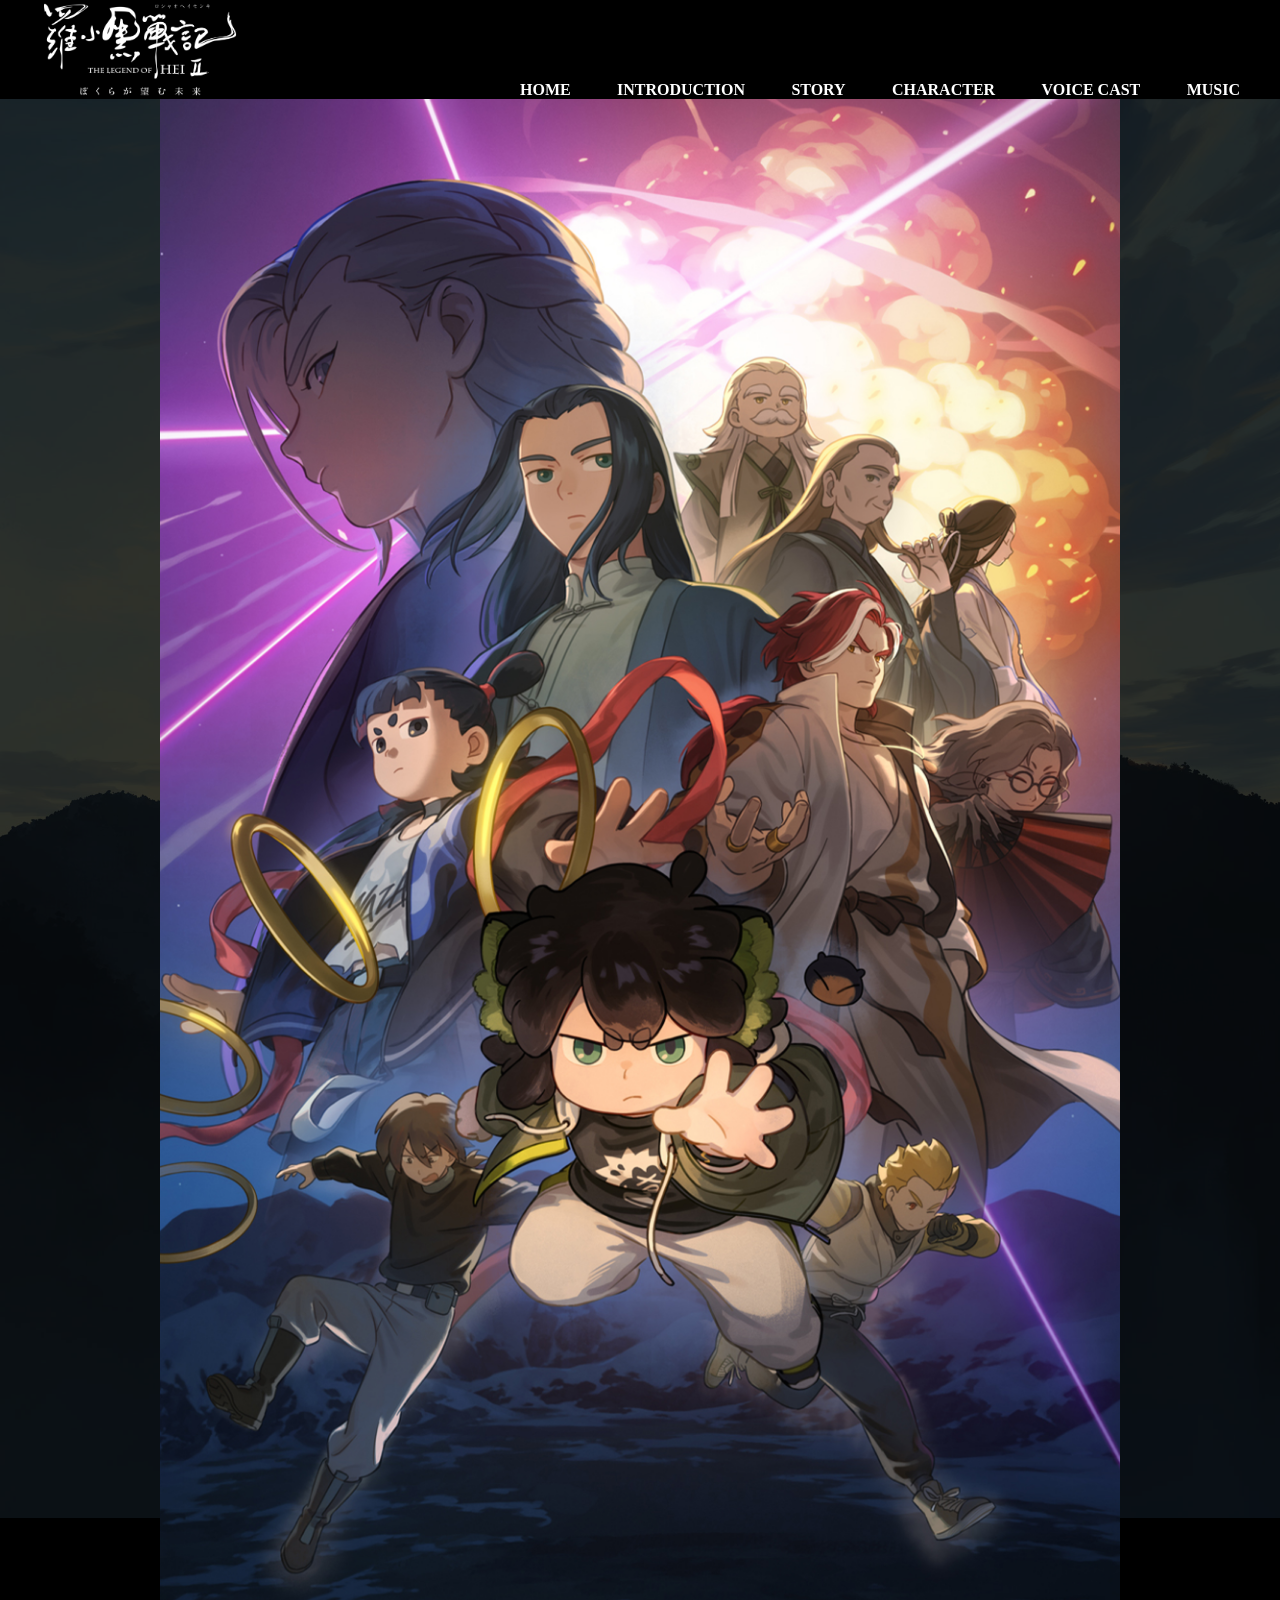
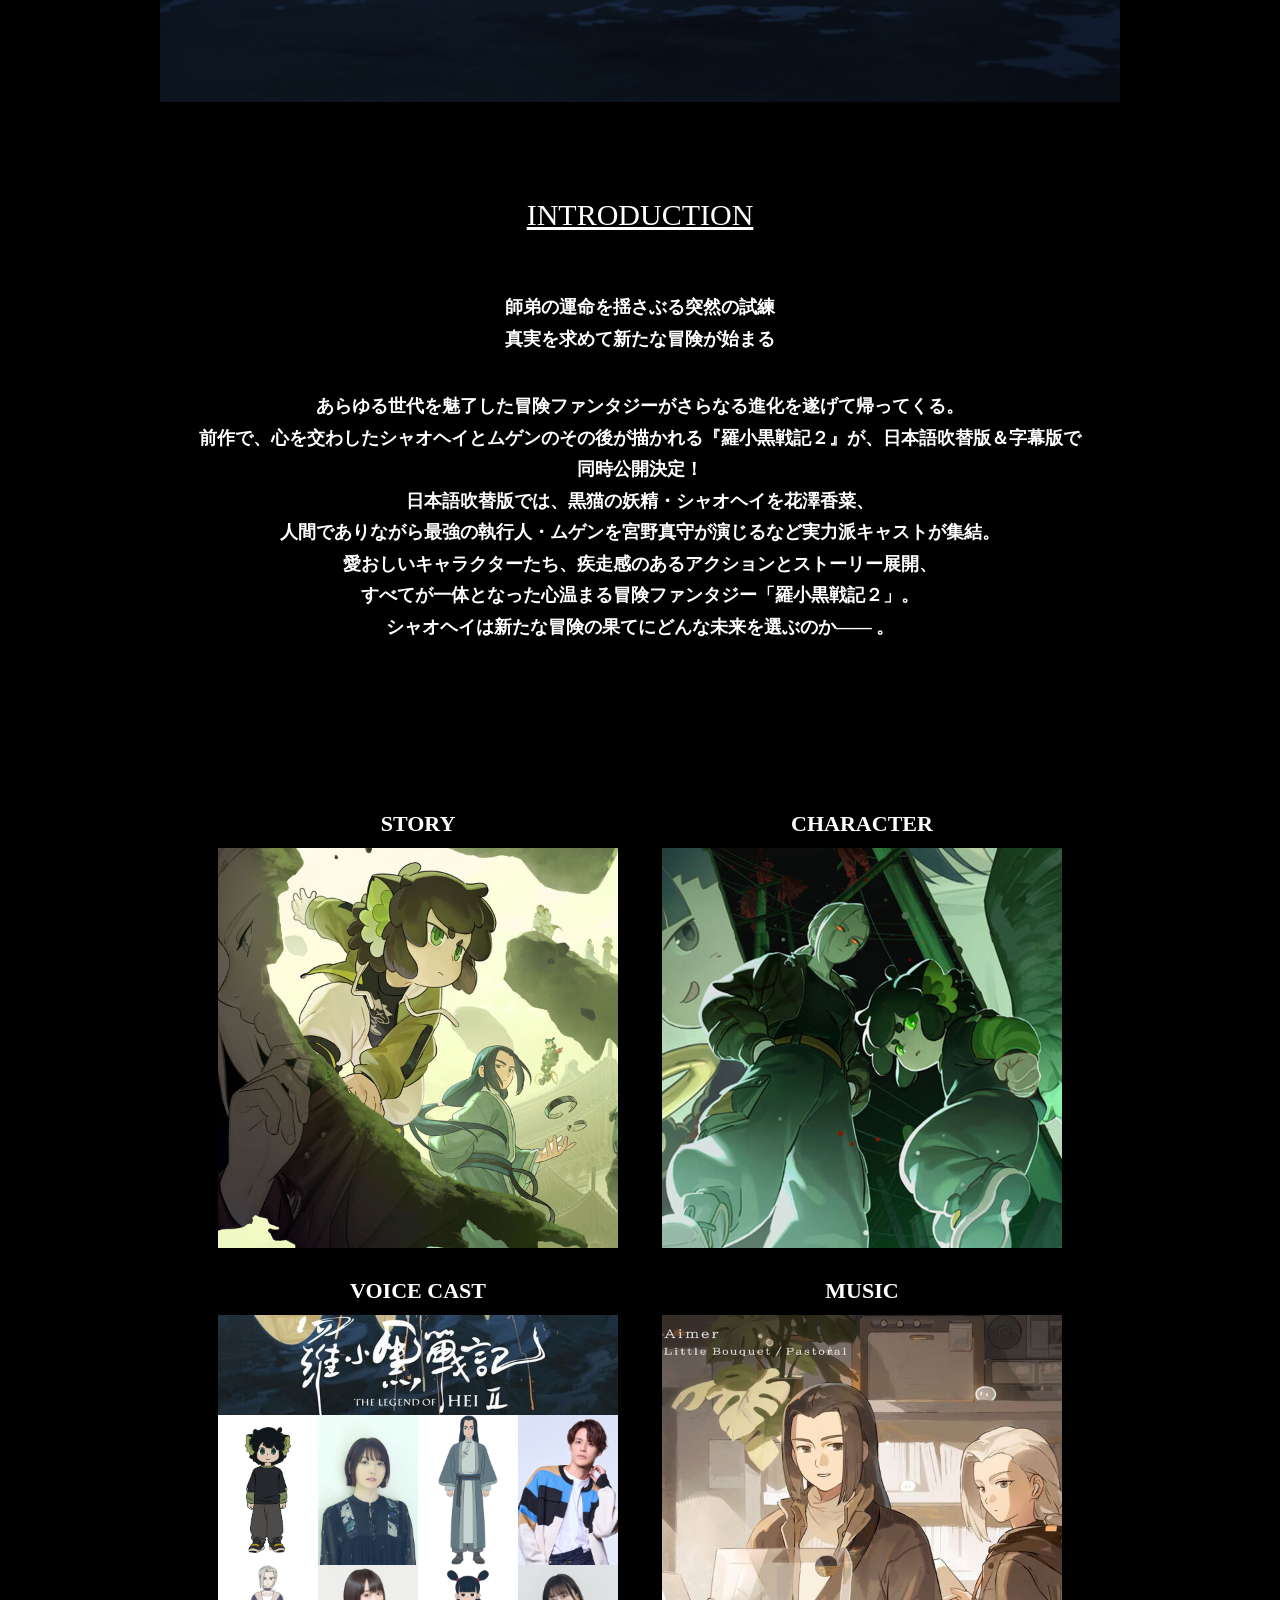
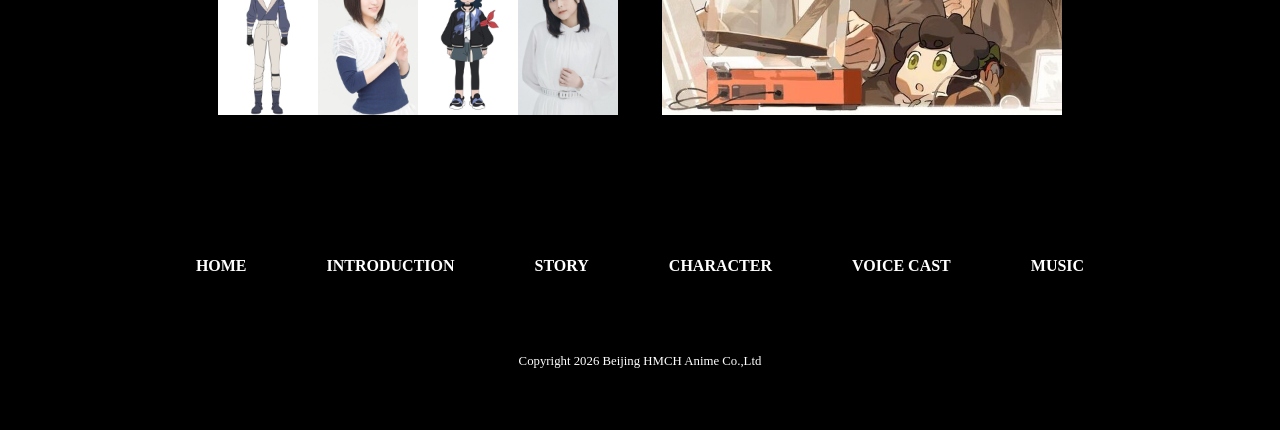
<file: WF15-05_PI11A175-19_TAKAYAMATOMYA/index.html>
<!DOCTYPE html>
<html>
    <head>
        <meta charset="utf-8">
        <meta name="viewport" content="width=device-width,initial-scale">
        <meta name="keywords" content="羅小黒戦記,映画,ロードショー,シャオヘイ,ムゲン,ルーイエ,花澤香菜,宮野真守,悠木碧">
        <meta name="description" content="『羅小黒戦記2 ぼくらが望む未来』公式サイトです。大ヒット上映中！">
        <title>『羅小黒戦記2 ぼくらが望む未来』公式サイト</title>
        <link rel="stylesheet" href="css/reset-min.css">
        <link rel="stylesheet" href="css/normalize.css">
        <link rel="stylesheet" href="css/style.css">
    </head>
    <body>
        <header>
            <div class="header_wrapper">
                <div class="logo">
                    <h1>
                        <a href="index.html">
                            <img src="images/logo.png" alt="『羅小黒戦記2 ぼくらが望む未来』">
                        </a>
                    </h1>
                </div>
                <nav class="header_nav">
                    <ul>
                        <li><a href="index.html">HOME</a></li>
                        <li><a href="#INTRODUCTION">INTRODUCTION</a></li>
                        <li><a href="story.html">STORY</a></li>
                        <li><a href="character.html">CHARACTER</a></li>
                        <li><a href="voice-cast.html">VOICE CAST</a></li>
                        <li><a href="music.html">MUSIC</a></li>
                    </ul>
                </nav>
            </div>
        </header>

        <div class="mainvisual">
            <img src="images/mainvisual.jpg" alt="『羅小黒戦記2 ぼくらが望む未来』大ヒット上映中！">
        </div>

        <main>
            <div class="intro" id="INTRODUCTION">
                <h2>INTRODUCTION</h2>
                <p>師弟の運命を揺さぶる突然の試練<br>
                真実を求めて新たな冒険が始まる</p>
                <p>あらゆる世代を魅了した冒険ファンタジーがさらなる進化を遂げて帰ってくる。<br>
                前作で、心を交わしたシャオヘイとムゲンのその後が描かれる『羅小黒戦記２』が、日本語吹替版＆字幕版で同時公開決定！<br>
                日本語吹替版では、黒猫の妖精・シャオヘイを花澤香菜、<br>
                人間でありながら最強の執行人・ムゲンを宮野真守が演じるなど実力派キャストが集結。<br>
                愛おしいキャラクターたち、疾走感のあるアクションとストーリー展開、<br>
                すべてが一体となった心温まる冒険ファンタジー「羅小黒戦記２」。<br>
                シャオヘイは新たな冒険の果てにどんな未来を選ぶのか—— 。</p>
            </div>
            <div class="banner_area">
                <section>
                    <a href="story.html">
                        <h2>STORY</h2>
                        <img src="images/feature-story.jpg" alt="STORYのイメージ">
                    </a>
                </section>
                <section>
                    <a href="character.html">
                        <h2>CHARACTER</h2>
                        <img src="images/feature-character.jpg" alt="CHARACTERのイメージ">
                    </a>
                </section>
                <section>
                    <a href="voice-cast.html">
                        <h2>VOICE CAST</h2>
                        <img src="images/feature-voicecast.jpg" alt="VOICE CASTのイメージ">
                    </a>
                </section>
                <section>
                    <a href="music.html">
                        <h2>MUSIC</h2>
                        <img src="images/feature-music.jpg" alt="MUSICのイメージ">
                    </a>
                </section>
            </div>
        </main>
        <footer>
            <nav class="footer_nav">
                <ul>
                    <li><a href="index.html">HOME</a></li>
                    <li><a href="#INTRODUCTION">INTRODUCTION</a></li>
                    <li><a href="story.html">STORY</a></li>
                    <li><a href="character.html">CHARACTER</a></li>
                    <li><a href="voice-cast.html">VOICE CAST</a></li>
                    <li><a href="music.html">MUSIC</a></li>
                </ul>
            </nav>
            <div class="copyright">
                <small>Copyright 2026 Beijing HMCH Anime Co.,Ltd</small>
            </div>
        </footer>
    </body>
</html>
</file>
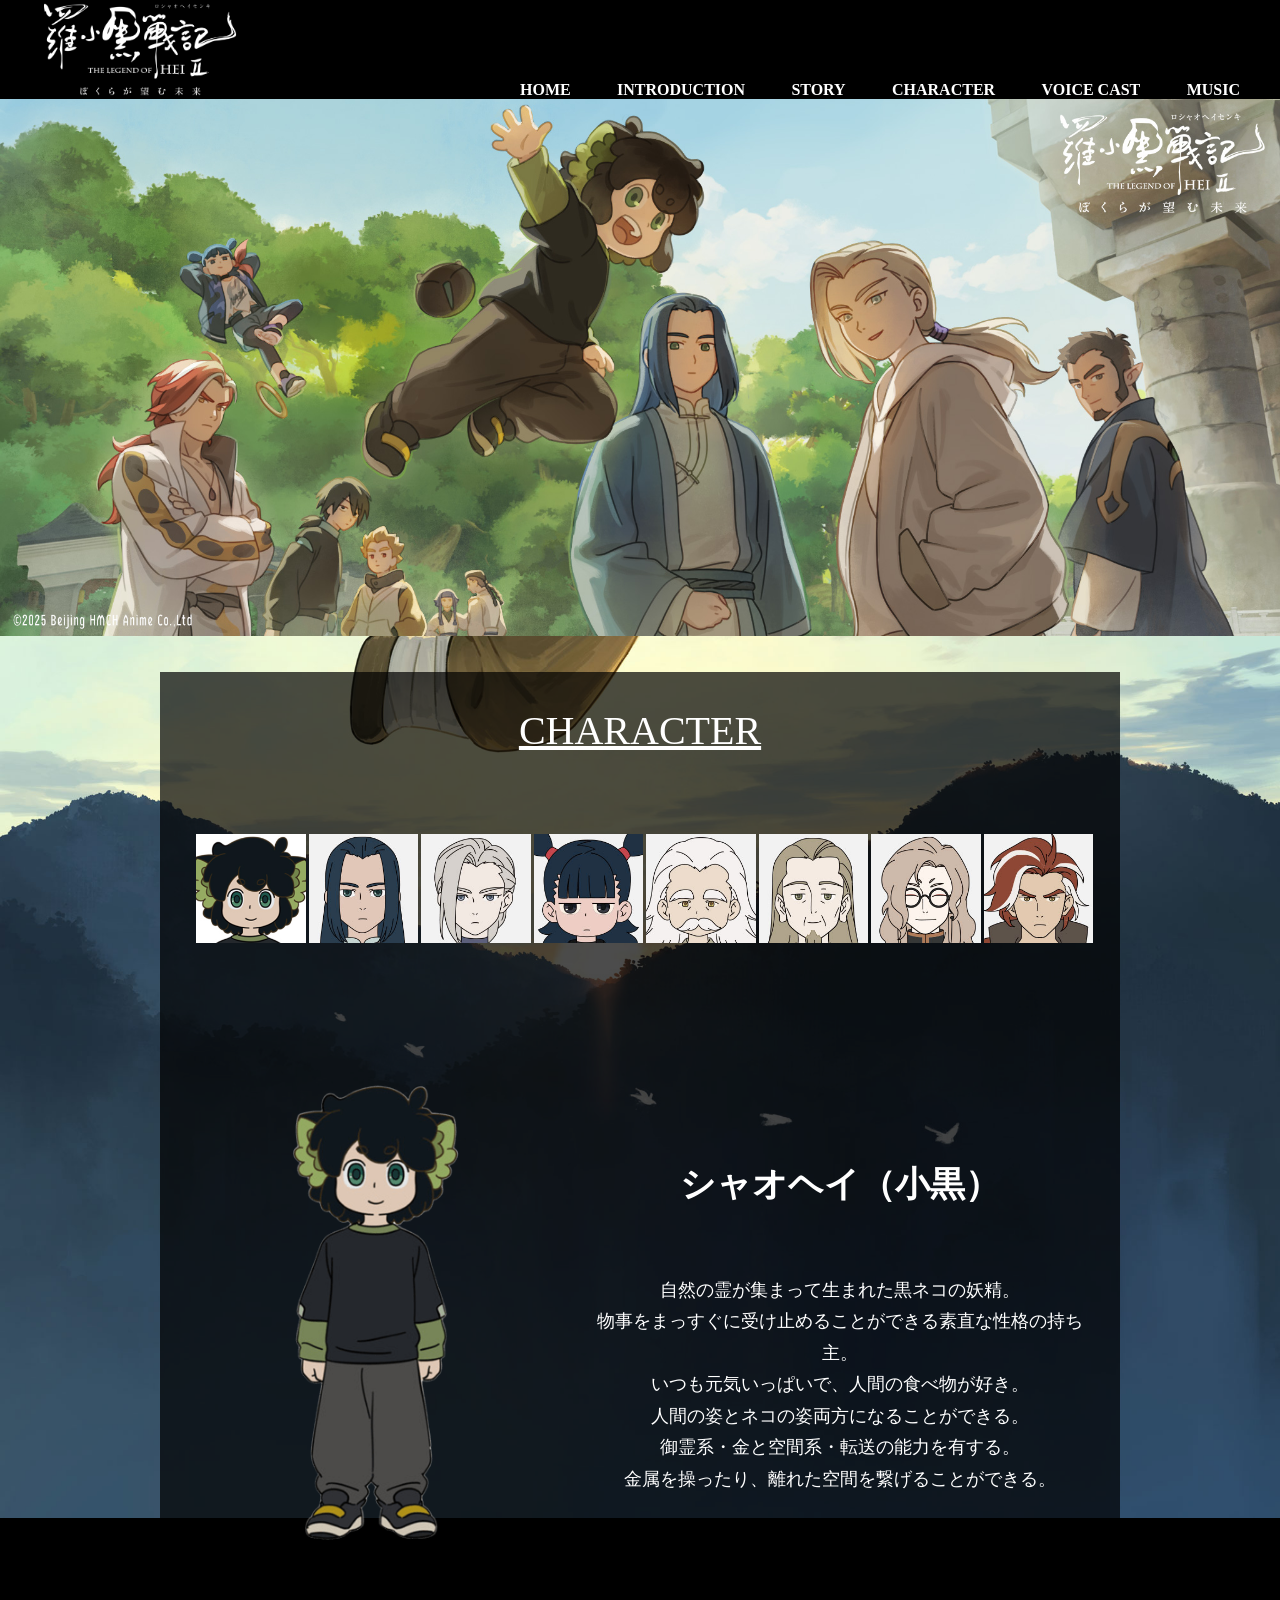
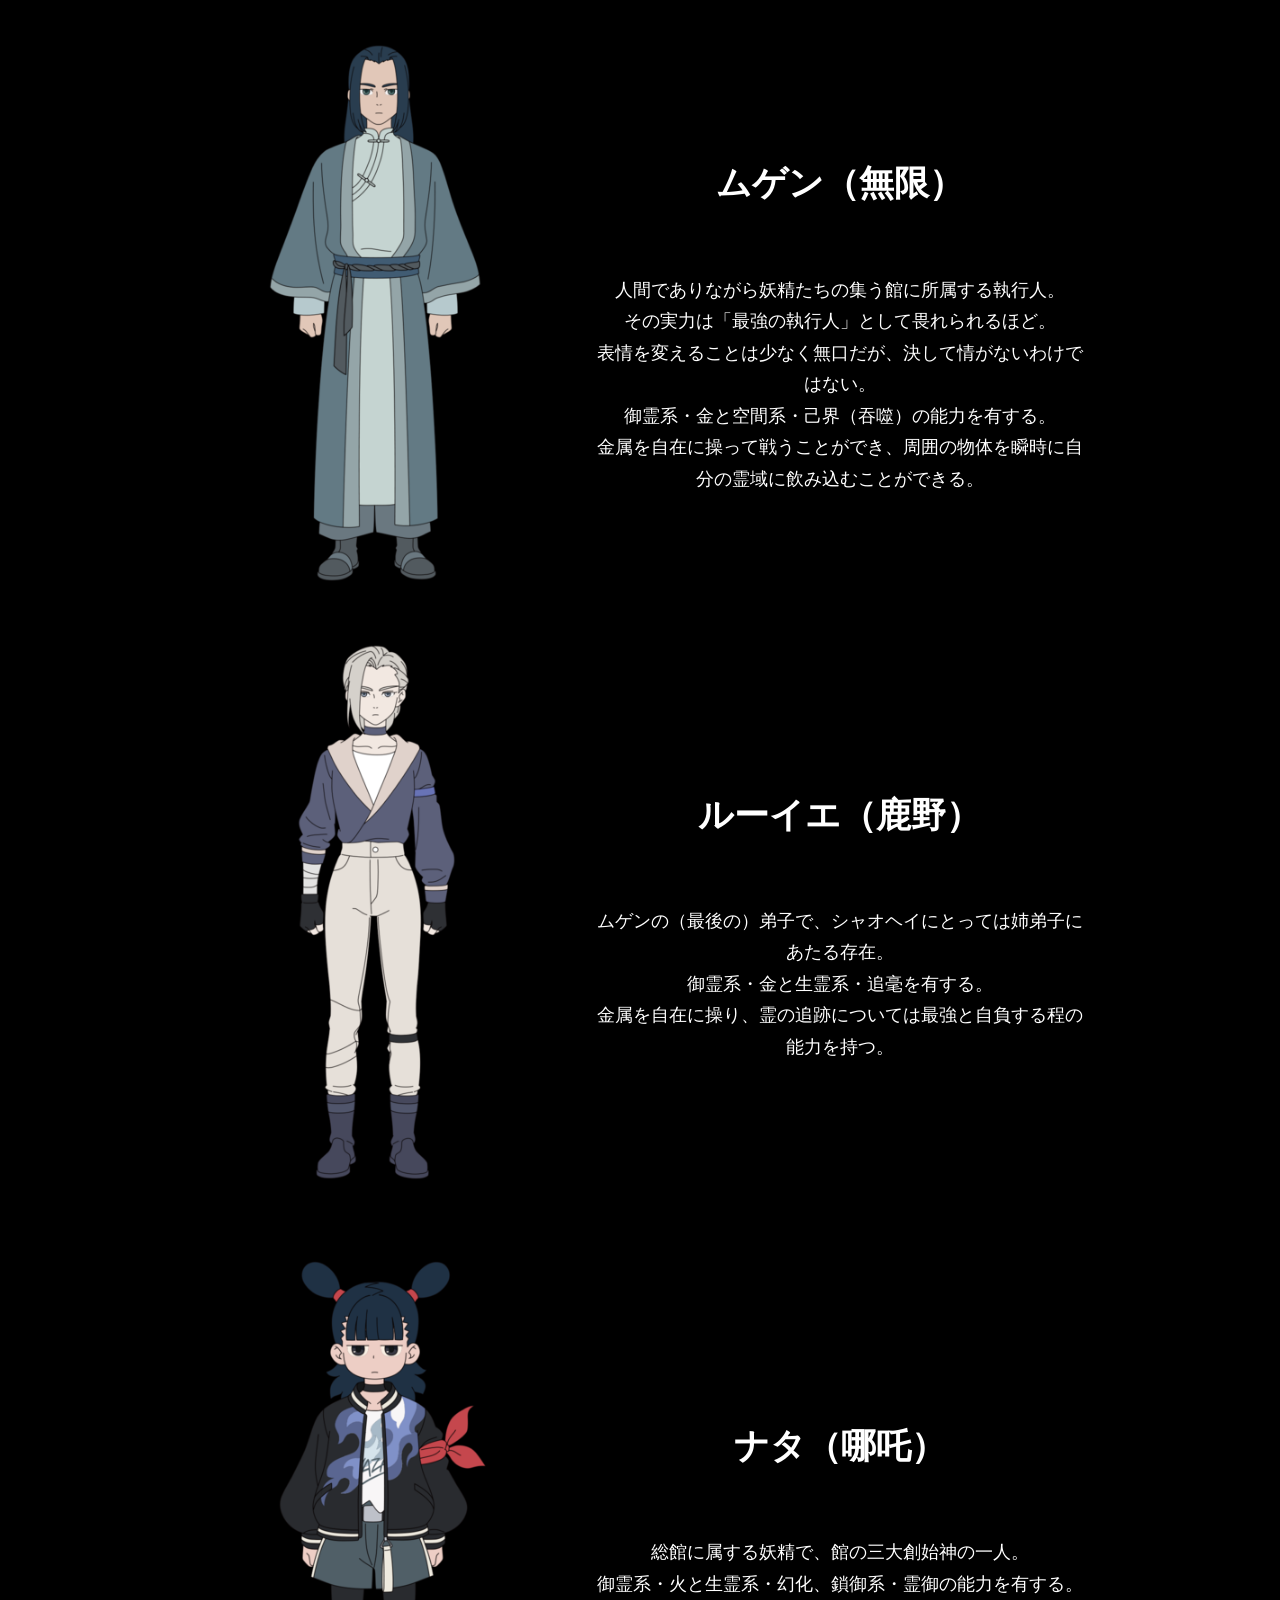
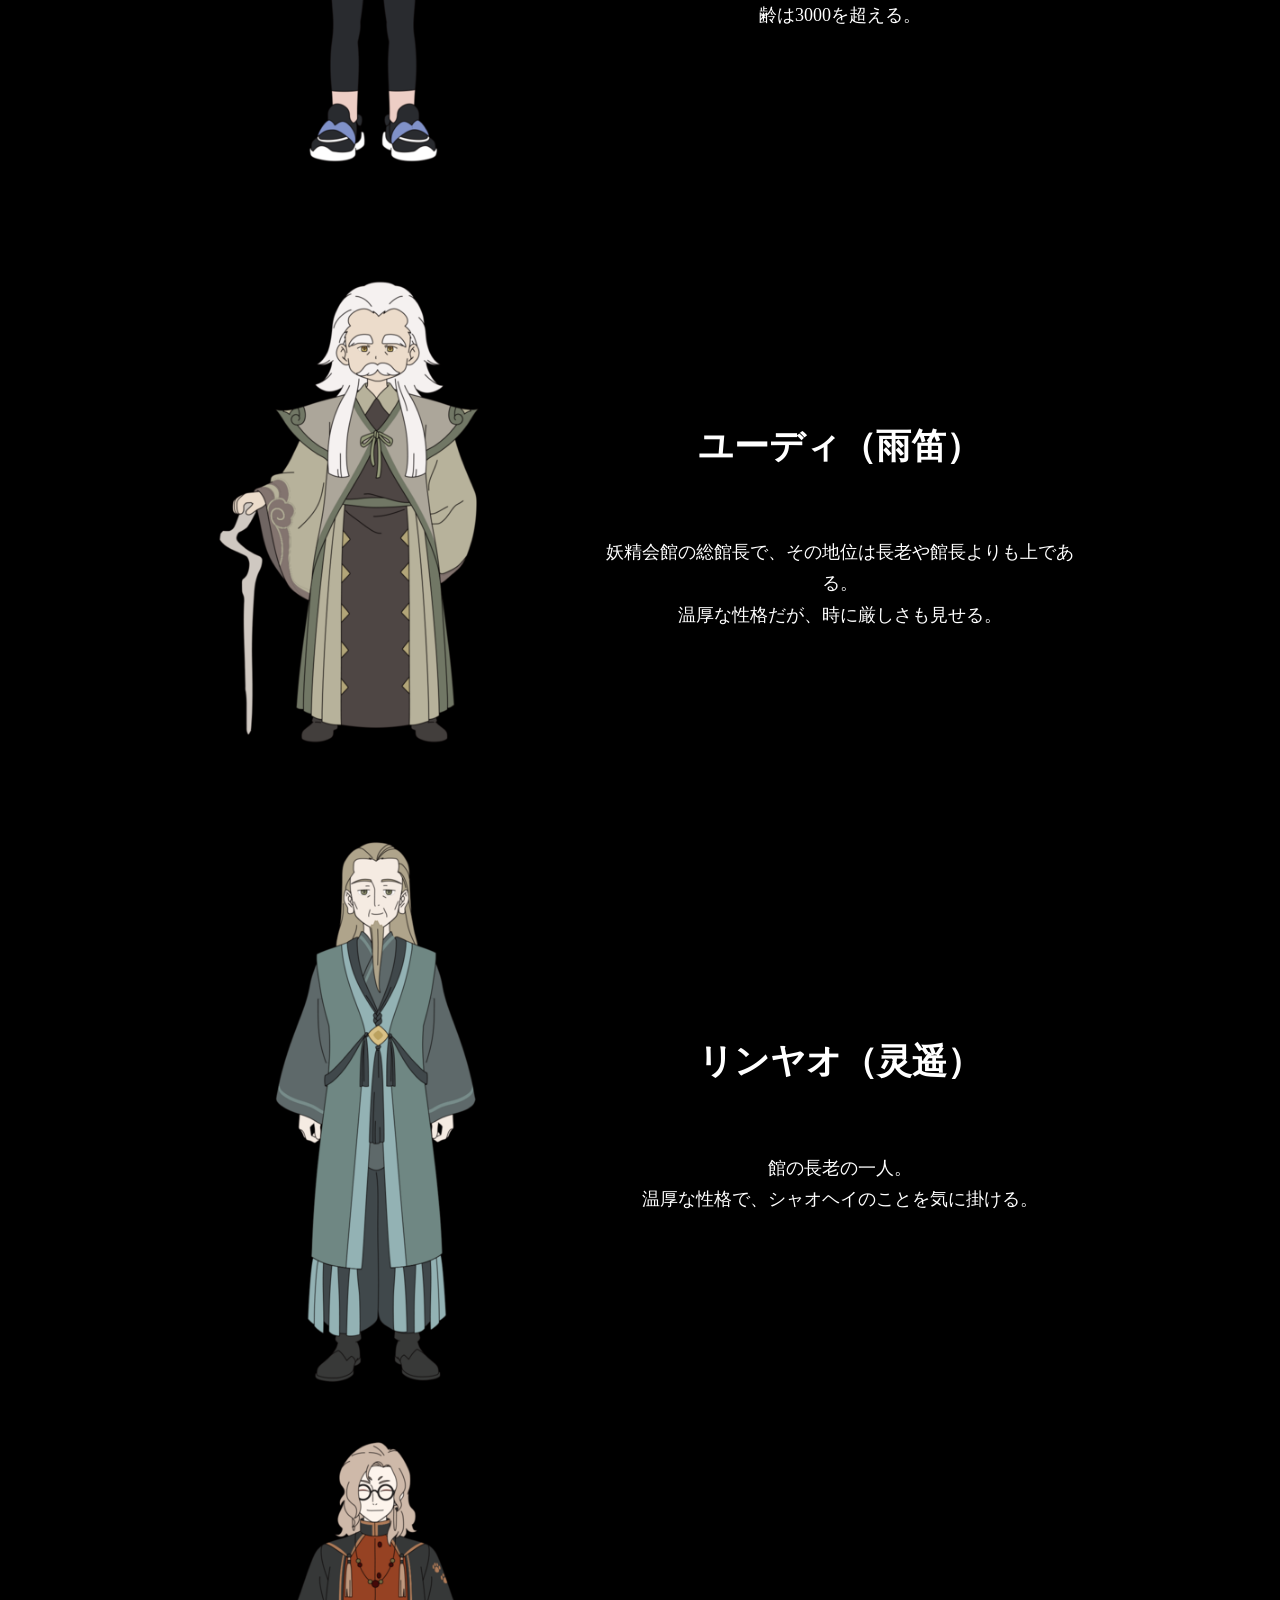
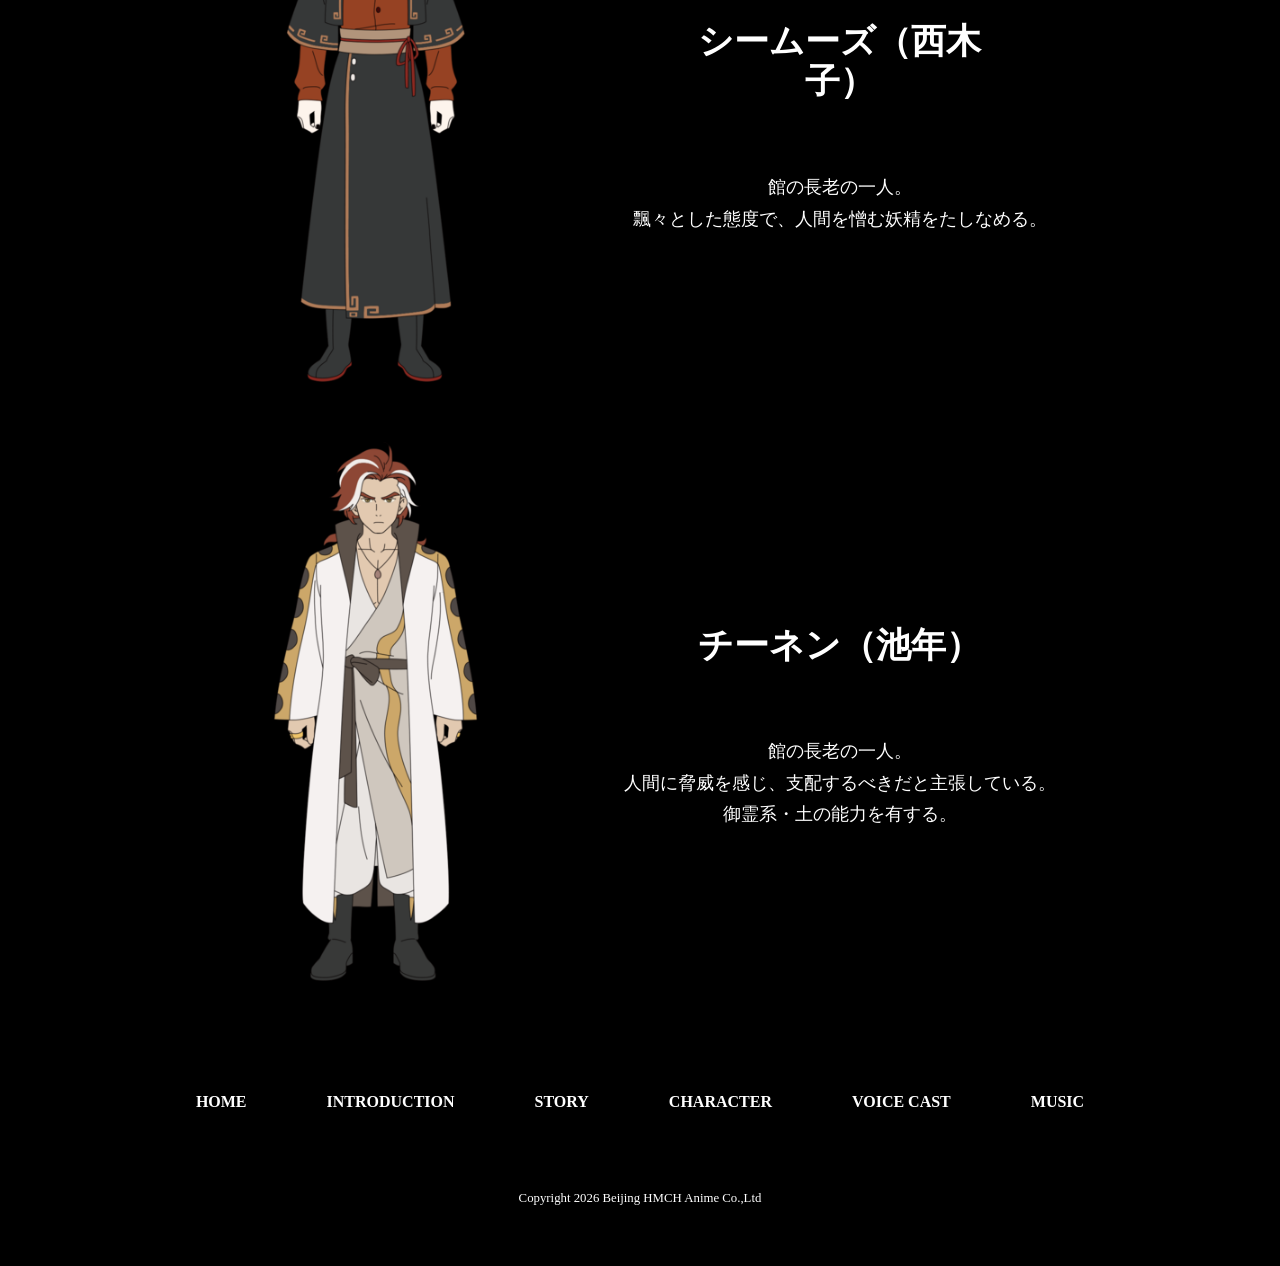
<file: WF15-05_PI11A175-19_TAKAYAMATOMYA/character.html>
<!DOCTYPE html>
<html>
    <head>
        <meta charset="utf-8">
        <meta name="viewport" content="width=device-width,initial-scale">
        <meta name="keywords" content="羅小黒戦記,映画,ロードショー,シャオヘイ,ムゲン,ルーイエ,花澤香菜,宮野真守,悠木碧">
        <meta name="description" content="『羅小黒戦記2 ぼくらが望む未来』公式サイトです。大ヒット上映中！">
        <title>CHARACTER｜『羅小黒戦記2 ぼくらが望む未来』公式サイト</title>
        <link rel="stylesheet" href="css/reset-min.css">
        <link rel="stylesheet" href="css/normalize.css">
        <link rel="stylesheet" href="css/style.css">
    </head>
    <body>
        <header>
            <div class="header_wrapper">
                <div class="logo">
                    <h1>
                        <a href="index.html">
                            <img src="images/logo.png" alt="『羅小黒戦記2 ぼくらが望む未来』">
                        </a>
                    </h1>
                </div>
                <nav class="header_nav">
                    <ul>
                        <li><a href="index.html">HOME</a></li>
                        <li><a href="index.html#INTRODUCTION">INTRODUCTION</a></li>
                        <li><a href="story.html">STORY</a></li>
                        <li><a href="character.html">CHARACTER</a></li>
                        <li><a href="voice-cast.html">VOICE CAST</a></li>
                        <li><a href="music.html">MUSIC</a></li>
                    </ul>
                </nav>
            </div>
        </header>

        <div class="mainvisual_second">
            <img src="images/mainvisual-second.jpg" alt="『羅小黒戦記2 ぼくらが望む未来』">
        </div>

        <main class="main_second">
            <h2>CHARACTER</h2>
            
            <section class="chara_tab">
                <div class="charatab_img">
                    <a href="#chara01">
                        <img src="images/thumb_01.jpg" alt="シャオヘイのアイコン">
                    </a>
                </div>
                <div class="charatab_img">
                    <a href="#chara02">
                        <img src="images/thumb_02.jpg" alt="ムゲンのアイコン">
                    </a>
                </div>
                <div class="charatab_img">
                    <a href="#chara03">
                        <img src="images/thumb_03.jpg" alt="ルーイエのアイコン">
                    </a>
                </div>
                <div class="charatab_img">
                    <a href="#chara04">
                        <img src="images/thumb_04.jpg" alt="ナタのアイコン">
                    </a>
                </div>
                <div class="charatab_img">
                    <a href="#chara05">
                        <img src="images/thumb_05.jpg" alt="ユーディのアイコン">
                    </a>
                </div>
                <div class="charatab_img">
                    <a href="#chara06">
                        <img src="images/thumb_06.jpg" alt="リンヤオのアイコン">
                    </a>
                </div>
                <div class="charatab_img">
                    <a href="#chara07">
                        <img src="images/thumb_07.jpg" alt="シームーズのアイコン">
                    </a>
                </div>
                <div class="charatab_img">
                    <a href="#chara08">
                        <img src="images/thumb_08.jpg" alt="チーネンのアイコン">
                    </a>
                </div>
            </section>

            <section class="second_contents" id="chara01">
                <div class="character_image">
                    <img src="images/chara_01.png" alt="シャオヘイ">
                </div>
                <div class="character_text">
                    <h3>シャオヘイ（小黒）</h3>
                    <p>自然の霊が集まって生まれた黒ネコの妖精。<br>
                    物事をまっすぐに受け止めることができる素直な性格の持ち主。<br>
                    いつも元気いっぱいで、人間の食べ物が好き。<br>
                    人間の姿とネコの姿両方になることができる。<br>
                    御霊系・金と空間系・転送の能力を有する。<br>
                    金属を操ったり、離れた空間を繋げることができる。</p>
                </div>
            </section>

            <section class="second_contents" id="chara02">
                <div class="character_image">
                    <img src="images/chara_02.png" alt="ムゲン">
                </div>
                <div class="character_text">
                    <h3>ムゲン（無限）</h3>
                    <p>人間でありながら妖精たちの集う館に所属する執行人。<br>
                    その実力は「最強の執行人」として畏れられるほど。<br>
                    表情を変えることは少なく無口だが、決して情がないわけではない。<br>
                    御霊系・金と空間系・己界（吞噬）の能力を有する。<br>
                    金属を自在に操って戦うことができ、周囲の物体を瞬時に自分の霊域に飲み込むことができる。</p>
                </div>
            </section>

            <section class="second_contents" id="chara03">
                <div class="character_image">
                    <img src="images/chara_03.png" alt="ルーイエ">
                </div>
                <div class="character_text">
                    <h3>ルーイエ（鹿野）</h3>
                    <p>ムゲンの（最後の）弟子で、シャオヘイにとっては姉弟子にあたる存在。<br>
                    御霊系・金と生霊系・追毫を有する。<br>
                    金属を自在に操り、霊の追跡については最強と自負する程の能力を持つ。</p>
                </div>
            </section>

            <section class="second_contents" id="chara04">
                <div class="character_image">
                    <img src="images/chara_04.png" alt="ナタ">
                </div>
                <div class="character_text">
                    <h3>ナタ（哪吒）</h3>
                    <p>総館に属する妖精で、館の三大創始神の一人。<br>
                    御霊系・火と生霊系・幻化、鎖御系・霊御の能力を有する。<br>
                    齢は3000を超える。</p>
                </div>
            </section>

            <section class="second_contents" id="chara05">
                <div class="character_image">
                    <img src="images/chara_05.png" alt="ユーディ">
                </div>
                <div class="character_text">
                    <h3>ユーディ（雨笛）</h3>
                    <p>妖精会館の総館長で、その地位は長老や館長よりも上である。<br>
                    温厚な性格だが、時に厳しさも見せる。</p>
                </div>
            </section>

            <section class="second_contents" id="chara06">
                <div class="character_image">
                    <img src="images/chara_06.png" alt="リンヤオ">
                </div>
                <div class="character_text">
                    <h3>リンヤオ（灵遥）</h3>
                    <p>館の長老の一人。<br>
                    温厚な性格で、シャオヘイのことを気に掛ける。</p>
                </div>
            </section>

            <section class="second_contents" id="chara07">
                <div class="character_image">
                    <img src="images/chara_07.png" alt="シームーズ">
                </div>
                <div class="character_text">
                    <h3>シームーズ（西木子）</h3>
                    <p>館の長老の一人。<br>
                    飄々とした態度で、人間を憎む妖精をたしなめる。</p>
                </div>
            </section>

            <section class="second_contents" id="chara08">
                <div class="character_image">
                    <img src="images/chara_08.png" alt="チーネン">
                </div>
                <div class="character_text">
                    <h3>チーネン（池年）</h3>
                    <p>館の長老の一人。<br>
                    人間に脅威を感じ、支配するべきだと主張している。<br>
                    御霊系・土の能力を有する。</p>
                </div>
            </section>
        </main>
        
        <footer>
            <nav class="footer_nav">
                <ul>
                    <li><a href="index.html">HOME</a></li>
                    <li><a href="index.html#INTRODUCTION">INTRODUCTION</a></li>
                    <li><a href="story.html">STORY</a></li>
                    <li><a href="character.html">CHARACTER</a></li>
                    <li><a href="voice-cast.html">VOICE CAST</a></li>
                    <li><a href="music.html">MUSIC</a></li>
                </ul>
            </nav>
            <div class="copyright">
                <small>Copyright 2026 Beijing HMCH Anime Co.,Ltd</small>
            </div>
        </footer>
    </body>
</html>
</file>
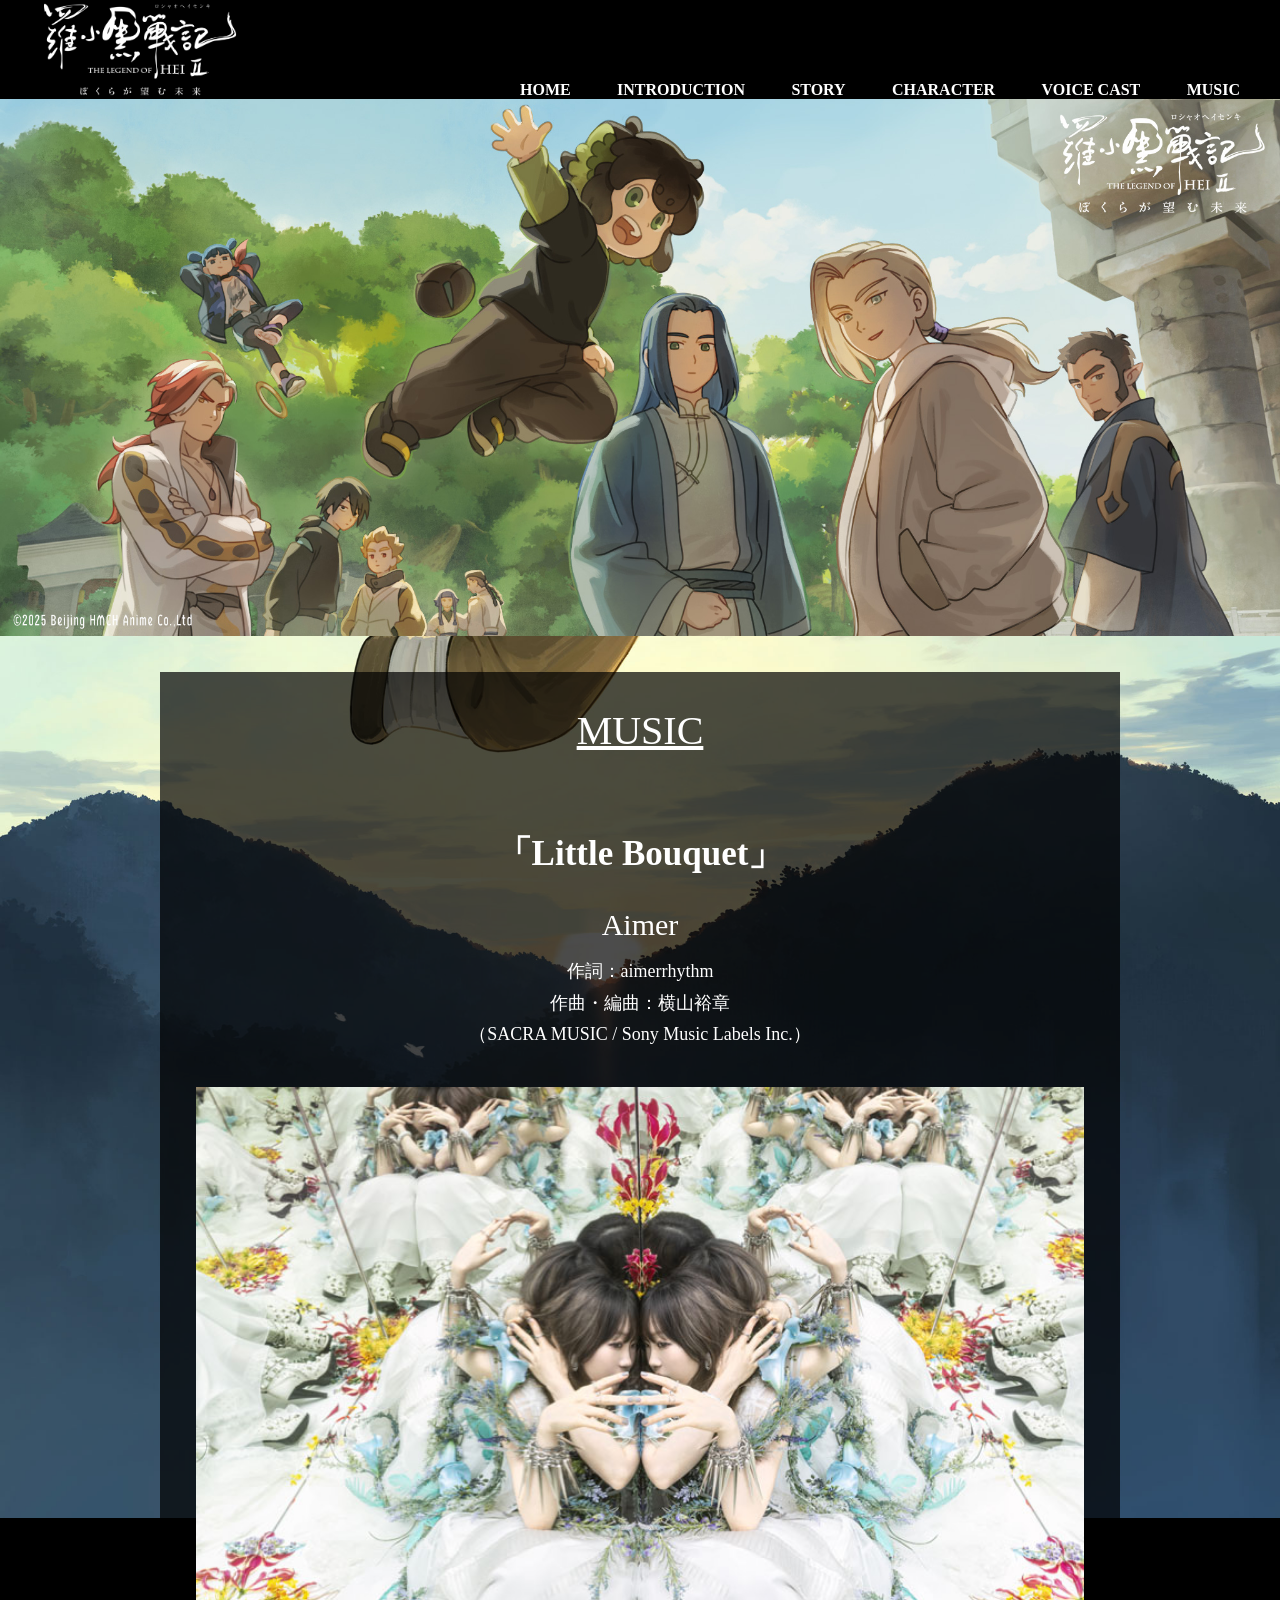
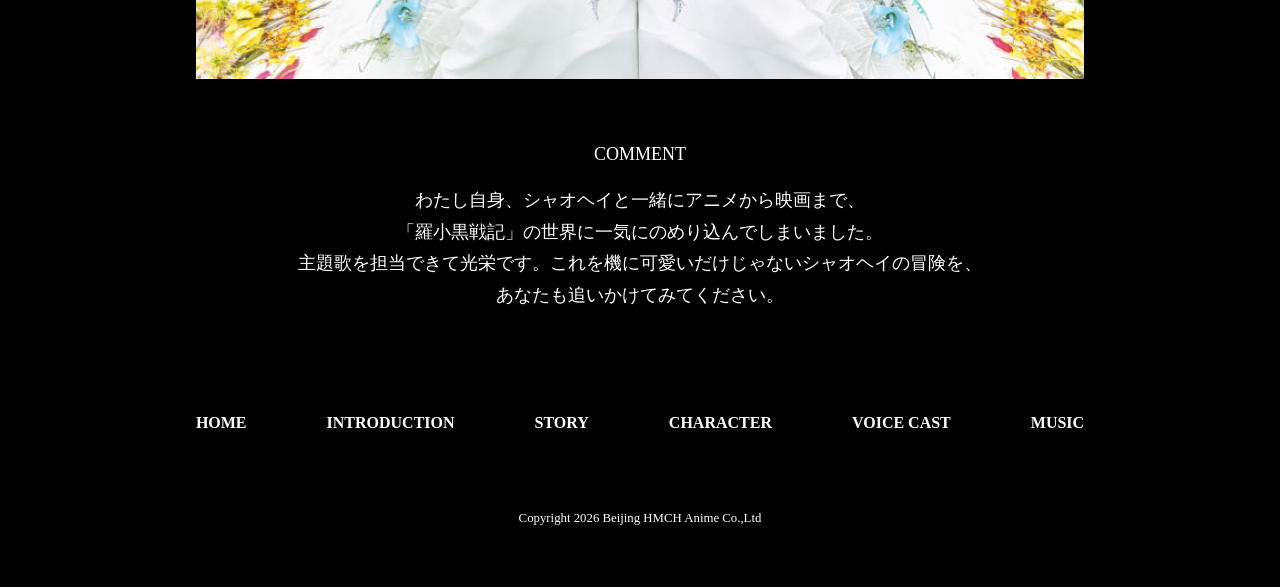
<file: WF15-05_PI11A175-19_TAKAYAMATOMYA/music.html>
<!DOCTYPE html>
<html>
    <head>
        <meta charset="utf-8">
        <meta name="viewport" content="width=device-width,initial-scale">
        <meta name="keywords" content="羅小黒戦記,映画,ロードショー,シャオヘイ,ムゲン,ルーイエ,花澤香菜,宮野真守,悠木碧,Aimer">
        <meta name="description" content="『羅小黒戦記2 ぼくらが望む未来』公式サイトです。大ヒット上映中！">
        <title>MUSIC｜『羅小黒戦記2 ぼくらが望む未来』公式サイト</title>
        <link rel="stylesheet" href="css/reset-min.css">
        <link rel="stylesheet" href="css/normalize.css">
        <link rel="stylesheet" href="css/style.css">
    </head>
    <body>
        <header>
            <div class="header_wrapper">
                <div class="logo">
                    <h1>
                        <a href="index.html">
                            <img src="images/logo.png" alt="『羅小黒戦記2 ぼくらが望む未来』">
                        </a>
                    </h1>
                </div>
                <nav class="header_nav">
                    <ul>
                        <li><a href="index.html">HOME</a></li>
                        <li><a href="index.html#INTRODUCTION">INTRODUCTION</a></li>
                        <li><a href="story.html">STORY</a></li>
                        <li><a href="character.html">CHARACTER</a></li>
                        <li><a href="voice-cast.html">VOICE CAST</a></li>
                        <li><a href="music.html">MUSIC</a></li>
                    </ul>
                </nav>
            </div>
        </header>

        <div class="mainvisual-second">
            <img src="images/mainvisual-second.jpg" alt="『羅小黒戦記2 ぼくらが望む未来』">
        </div>

        <main class="main_second">
            <h2>MUSIC</h2>
            <div class="music_content">
                <h3>「Little Bouquet」</h3>

                <div class="music_singer">
                    <p>Aimer</p>
                </div>
                <p>作詞：aimerrhythm<br>
                作曲・編曲：横山裕章<br>
                （SACRA MUSIC / Sony Music Labels Inc.）</p>

                <div class="music_img">
                    <img src="images/music_image.jpg" alt="映画主題歌のビジュアル">
                </div>

                <div class="singer_comment">
                    <p>COMMENT</p>
                    <p>わたし自身、シャオヘイと一緒にアニメから映画まで、<br>
                    「羅小黒戦記」の世界に一気にのめり込んでしまいました。<br>
                    主題歌を担当できて光栄です。これを機に可愛いだけじゃないシャオヘイの冒険を、<br>
                    あなたも追いかけてみてください。</p>
                </div>

            </div>
        </main>
        
        <footer>
            <nav class="footer_nav">
                <ul>
                    <li><a href="index.html">HOME</a></li>
                    <li><a href="index.html#INTRODUCTION">INTRODUCTION</a></li>
                    <li><a href="story.html">STORY</a></li>
                    <li><a href="character.html">CHARACTER</a></li>
                    <li><a href="voice-cast.html">VOICE CAST</a></li>
                    <li><a href="music.html">MUSIC</a></li>
                </ul>
            </nav>
            <div class="copyright">
                <small>Copyright 2026 Beijing HMCH Anime Co.,Ltd</small>
            </div>
        </footer>
    </body>
</html>
</file>
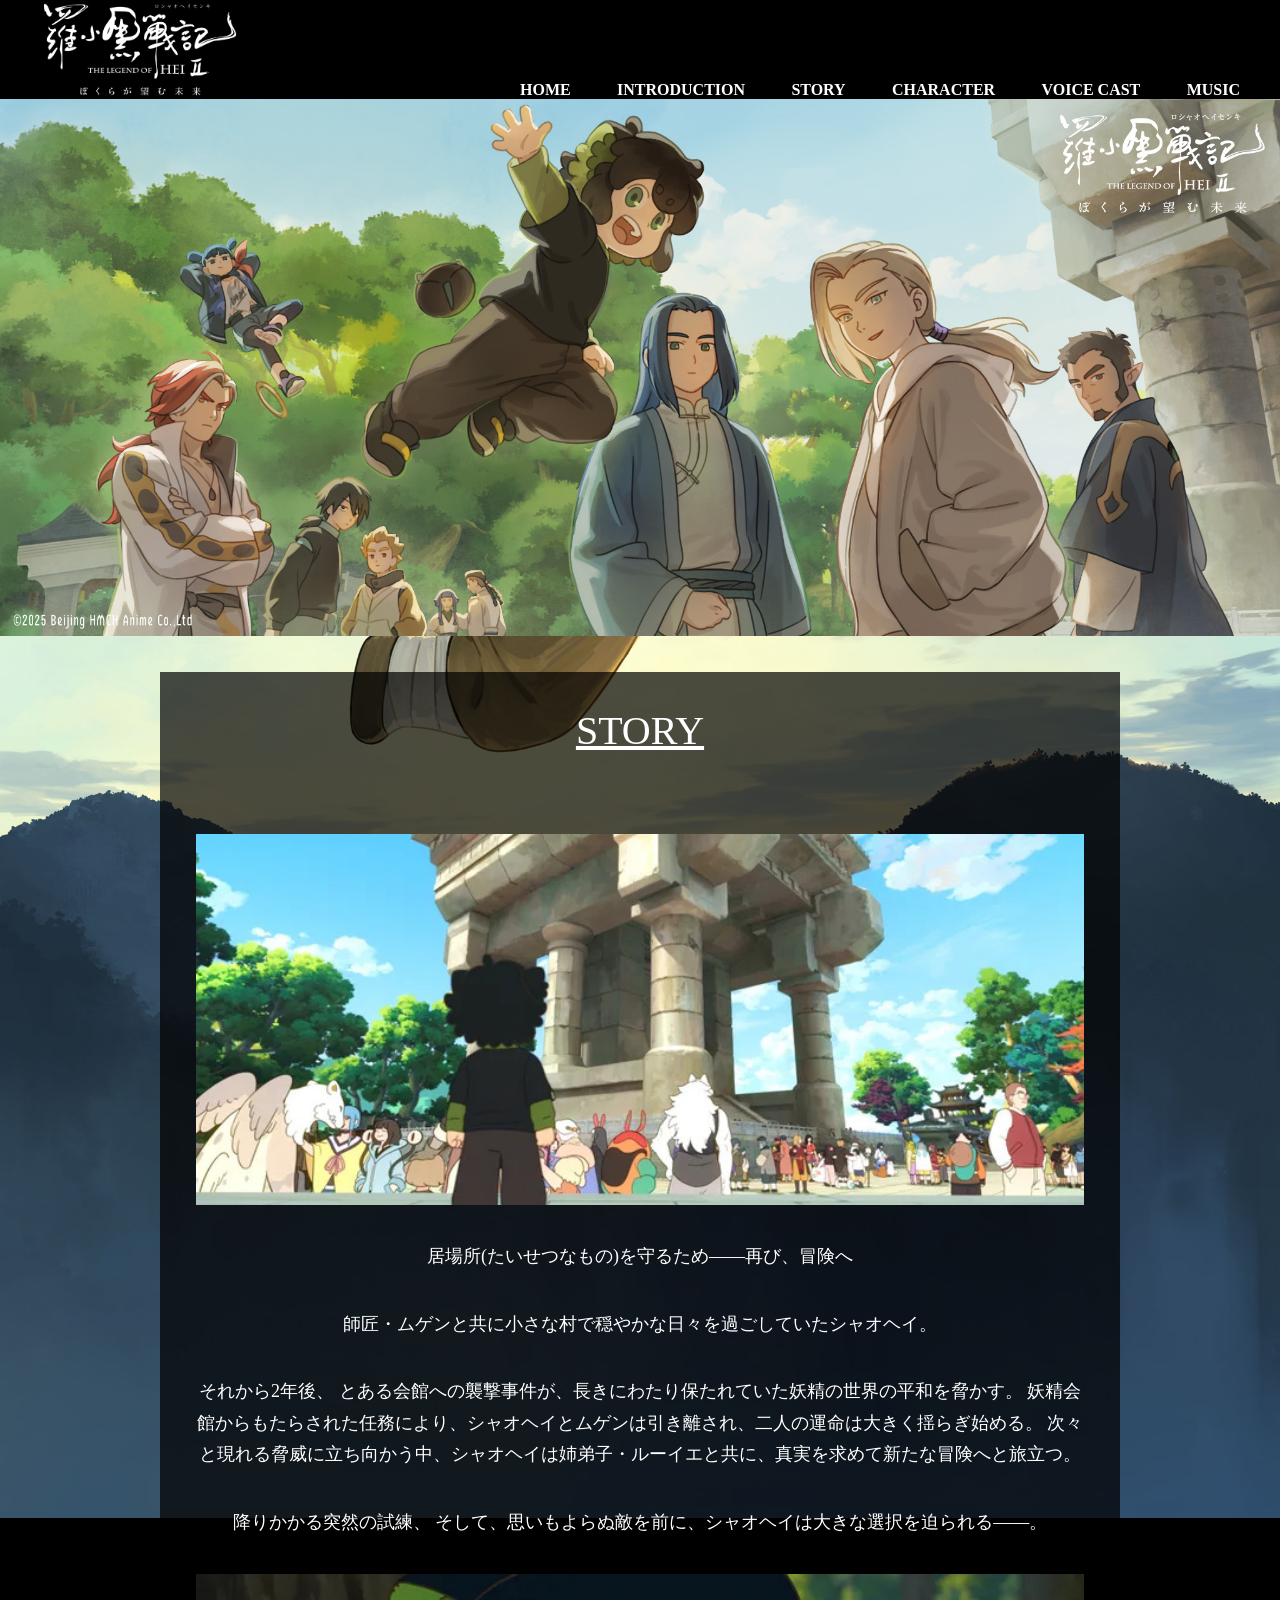
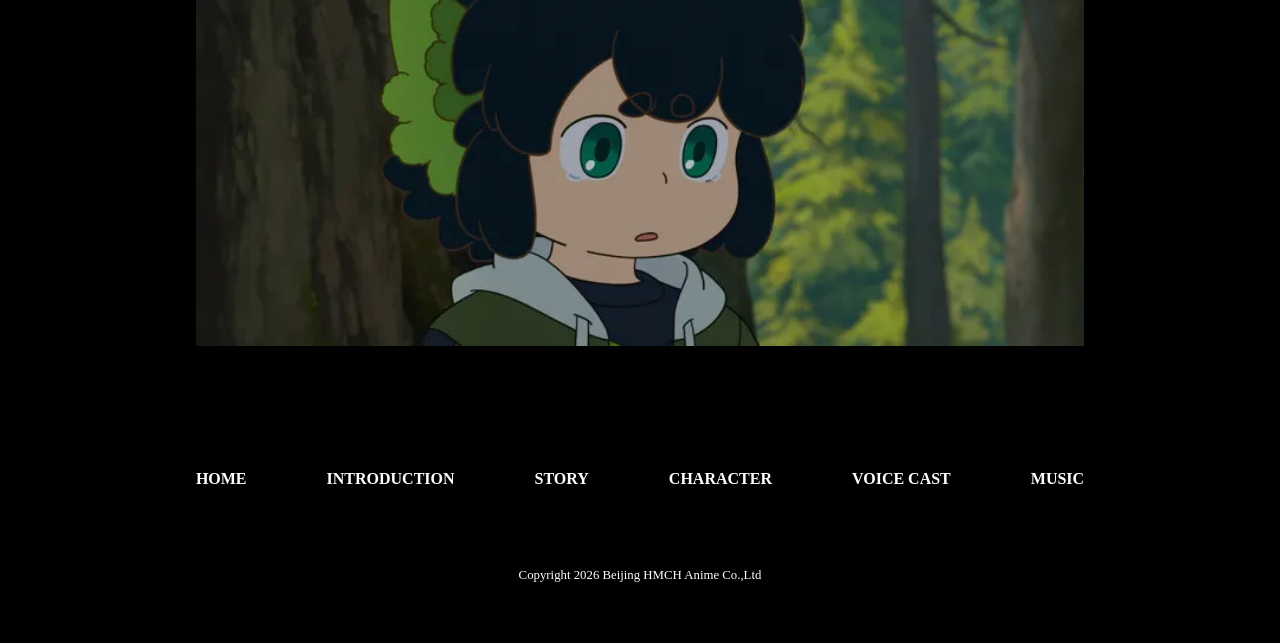
<file: WF15-05_PI11A175-19_TAKAYAMATOMYA/story.html>
<!DOCTYPE html>
<html>
    <head>
        <meta charset="utf-8">
        <meta name="viewport" content="width=device-width,initial-scale">
        <meta name="keywords" content="羅小黒戦記,映画,ロードショー,シャオヘイ,ムゲン,ルーイエ,花澤香菜,宮野真守,悠木碧">
        <meta name="description" content="『羅小黒戦記2 ぼくらが望む未来』公式サイトです。大ヒット上映中！">
        <title>STORY｜『羅小黒戦記2 ぼくらが望む未来』公式サイト</title>
        <link rel="stylesheet" href="css/reset-min.css">
        <link rel="stylesheet" href="css/normalize.css">
        <link rel="stylesheet" href="css/style.css">
    </head>
    <body>
        <header>
            <div class="header_wrapper">
                <div class="logo">
                    <h1>
                        <a href="index.html">
                            <img src="images/logo.png" alt="『羅小黒戦記2 ぼくらが望む未来』">
                        </a>
                    </h1>
                </div>
                <nav class="header_nav">
                    <ul>
                        <li><a href="index.html">HOME</a></li>
                        <li><a href="index.html#INTRODUCTION">INTRODUCTION</a></li>
                        <li><a href="story.html">STORY</a></li>
                        <li><a href="character.html">CHARACTER</a></li>
                        <li><a href="voice-cast.html">VOICE CAST</a></li>
                        <li><a href="music.html">MUSIC</a></li>
                    </ul>
                </nav>
            </div>
        </header>

        <div class="mainvisual_second">
            <img src="images/mainvisual-second.jpg" alt="『羅小黒戦記2 ぼくらが望む未来』">
        </div>

        <main class="main_second">
            <h2>STORY</h2>
            <div class="story_image">
                <img src="images/story01.jpg" alt="ストーリーの画像">
            </div>
            <p>居場所(たいせつなもの)を守るため——再び、冒険へ</p>
            <p>師匠・ムゲンと共に小さな村で穏やかな日々を過ごしていたシャオヘイ。</p>
            <p>それから2年後、
            とある会館への襲撃事件が、長きにわたり保たれていた妖精の世界の平和を脅かす。
            妖精会館からもたらされた任務により、シャオヘイとムゲンは引き離され、二人の運命は大きく揺らぎ始める。
            次々と現れる脅威に立ち向かう中、シャオヘイは姉弟子・ルーイエと共に、真実を求めて新たな冒険へと旅立つ。</p>
            <p>降りかかる突然の試練、
            そして、思いもよらぬ敵を前に、シャオヘイは大きな選択を迫られる——。</p>
            <div class="story_image">
                <img src="images/story02.jpg" alt="ストーリーの画像">
            </div>
        </main>
        
        <footer>
            <nav class="footer_nav">
                <ul>
                    <li><a href="index.html">HOME</a></li>
                    <li><a href="index.html#INTRODUCTION">INTRODUCTION</a></li>
                    <li><a href="story.html">STORY</a></li>
                    <li><a href="character.html">CHARACTER</a></li>
                    <li><a href="voice-cast.html">VOICE CAST</a></li>
                    <li><a href="music.html">MUSIC</a></li>
                </ul>
            </nav>
            <div class="copyright">
                <small>Copyright 2026 Beijing HMCH Anime Co.,Ltd</small>
            </div>
        </footer>
    </body>
</html>
</file>
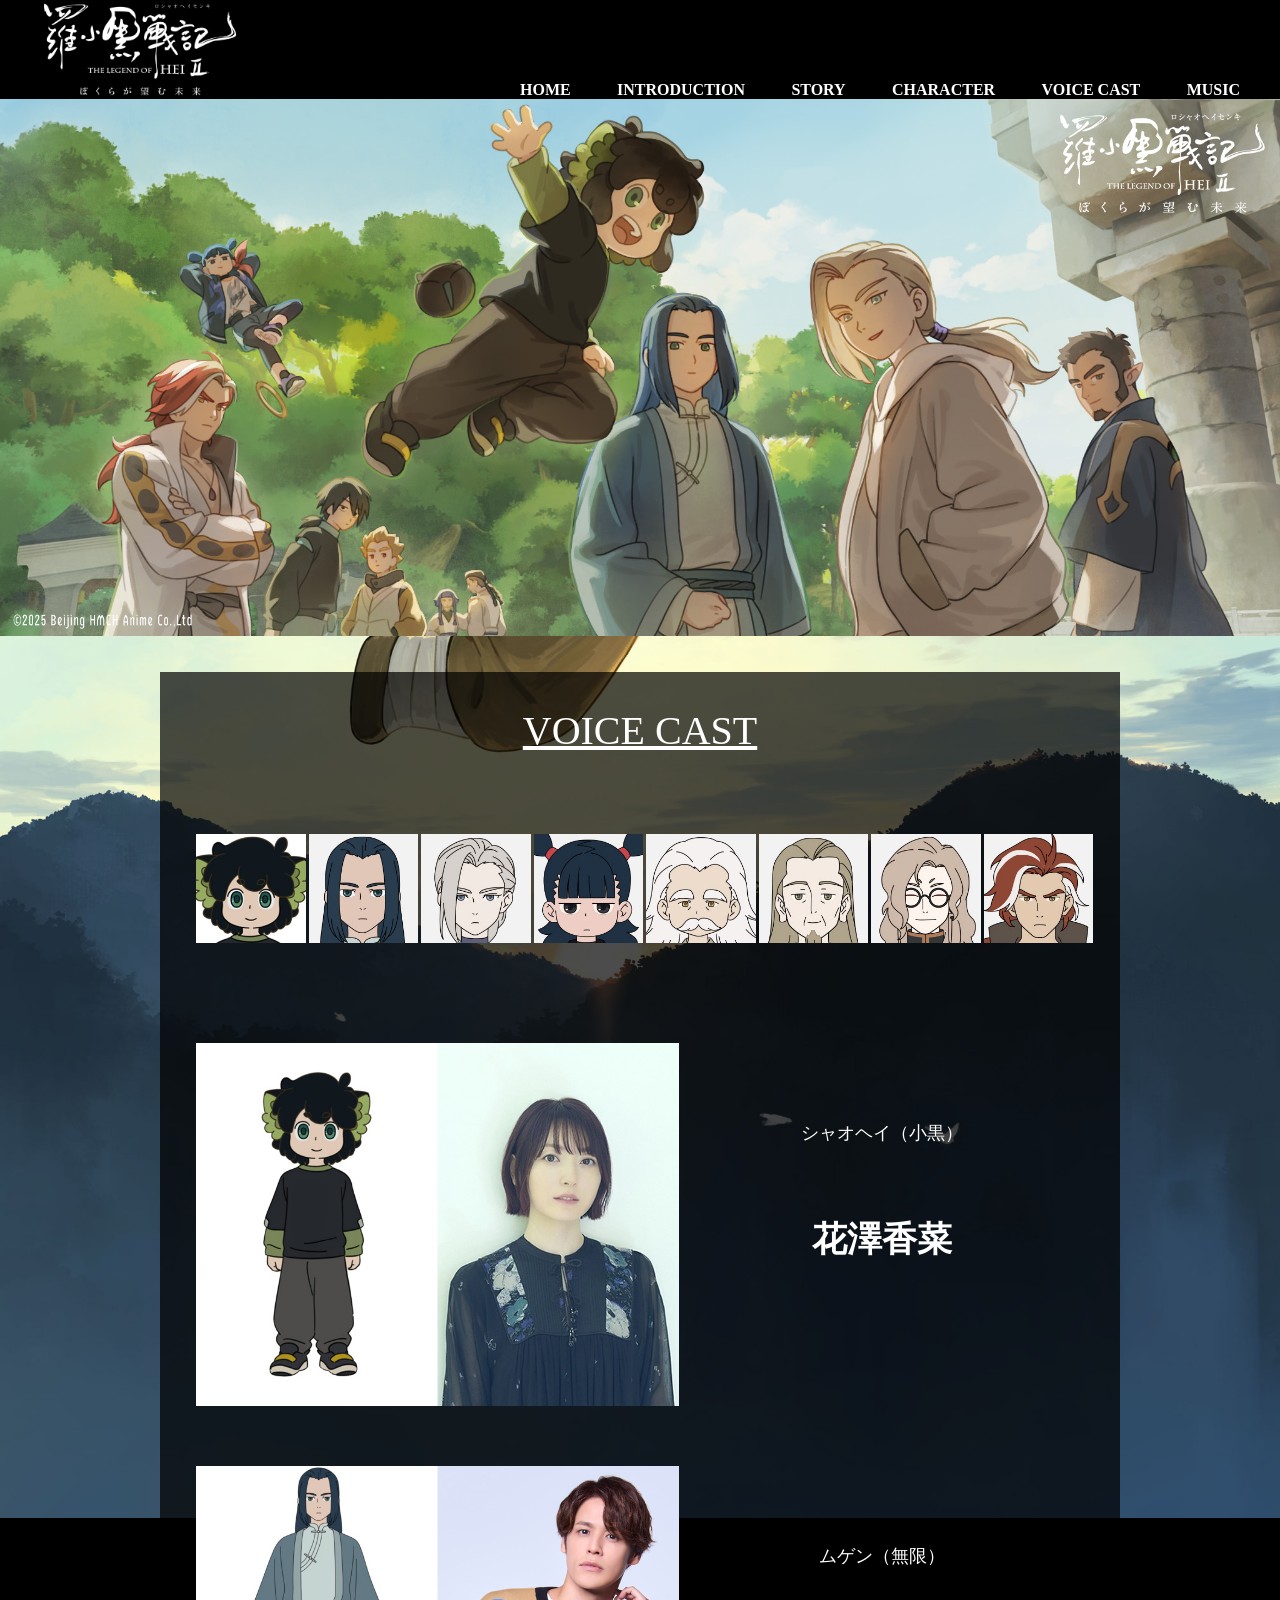
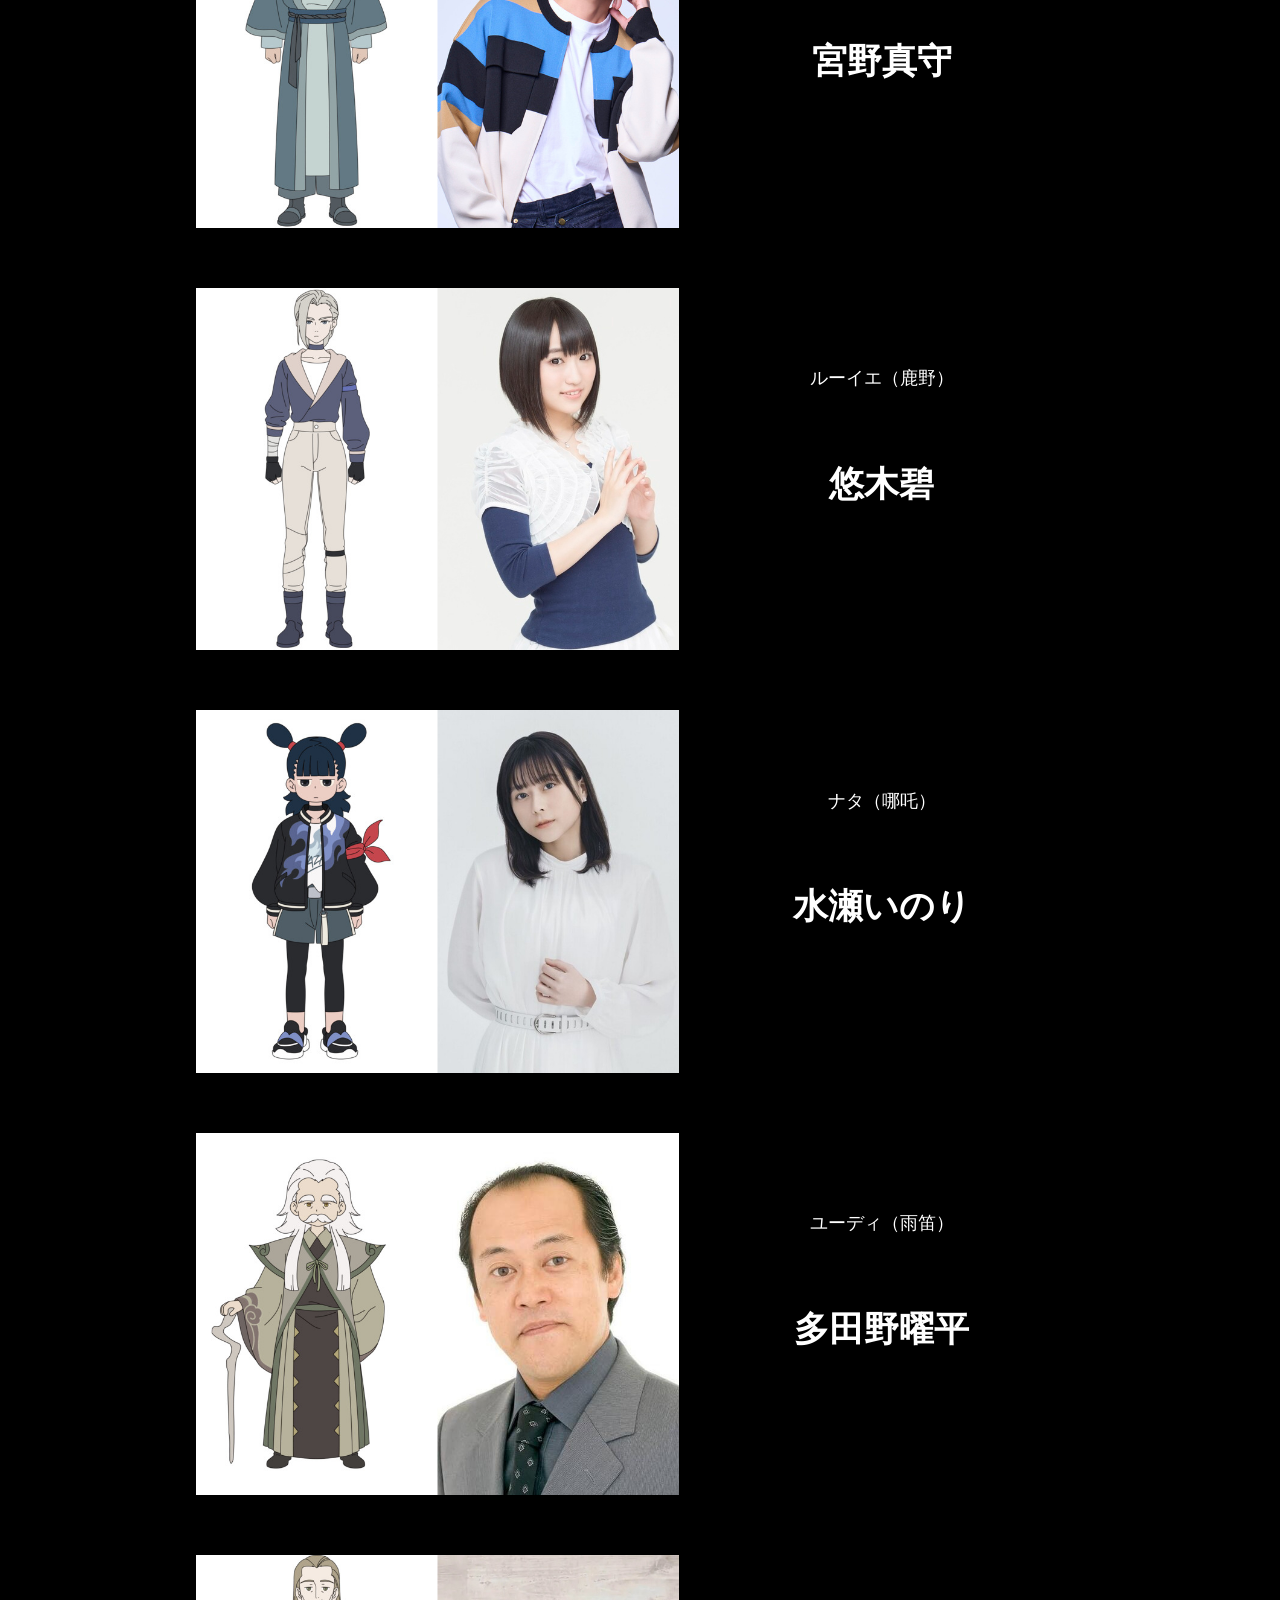
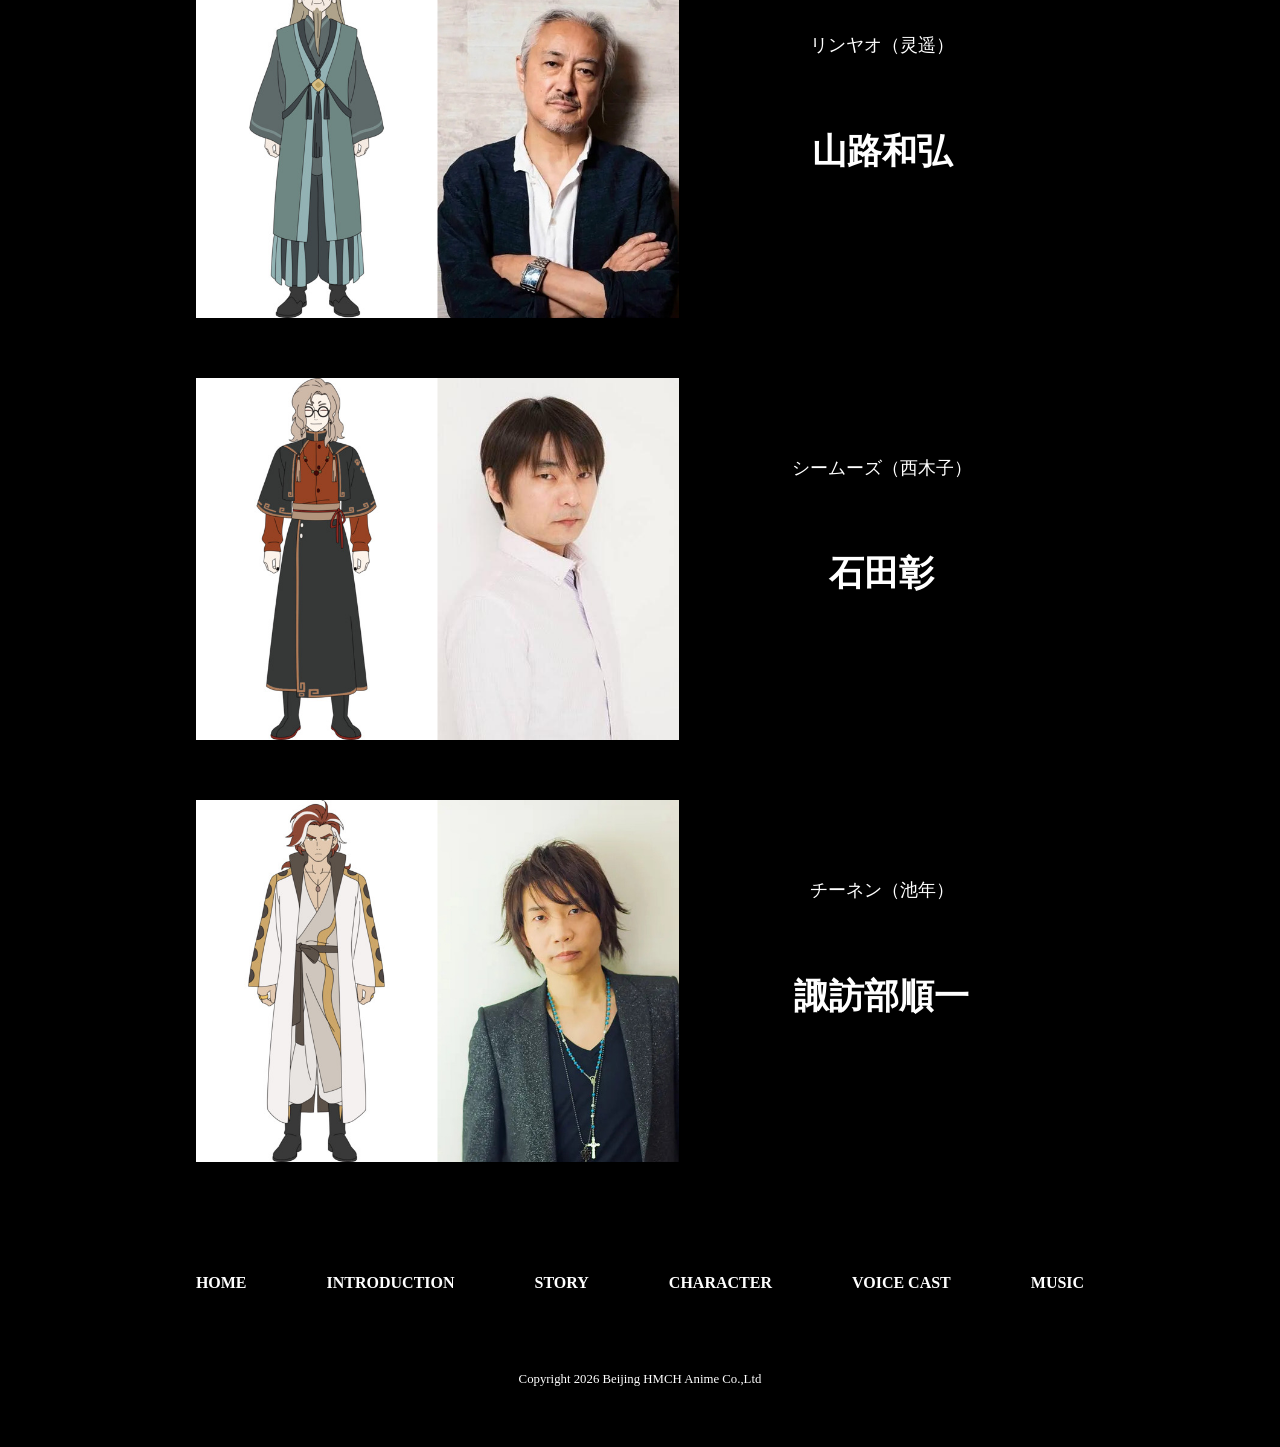
<file: WF15-05_PI11A175-19_TAKAYAMATOMYA/voice-cast.html>
<!DOCTYPE html>
<html>
    <head>
        <meta charset="utf-8">
        <meta name="viewport" content="width=device-width,initial-scale">
        <meta name="keywords" content="羅小黒戦記,映画,ロードショー,シャオヘイ,ムゲン,ルーイエ,花澤香菜,宮野真守,悠木碧,水瀬いのり">
        <meta name="description" content="『羅小黒戦記2 ぼくらが望む未来』公式サイトです。大ヒット上映中！">
        <title>VOICE CAST｜『羅小黒戦記2 ぼくらが望む未来』公式サイト</title>
        <link rel="stylesheet" href="css/reset-min.css">
        <link rel="stylesheet" href="css/normalize.css">
        <link rel="stylesheet" href="css/style.css">
    </head>
    <body>
        <header>
            <div class="header_wrapper">
                <div class="logo">
                    <h1>
                        <a href="index.html">
                            <img src="images/logo.png" alt="『羅小黒戦記2 ぼくらが望む未来』">
                        </a>
                    </h1>
                </div>
                <nav class="header_nav">
                    <ul>
                        <li><a href="index.html">HOME</a></li>
                        <li><a href="index.html#INTRODUCTION">INTRODUCTION</a></li>
                        <li><a href="story.html">STORY</a></li>
                        <li><a href="character.html">CHARACTER</a></li>
                        <li><a href="voice-cast.html">VOICE CAST</a></li>
                        <li><a href="music.html">MUSIC</a></li>
                    </ul>
                </nav>
            </div>
        </header>

        <div class="mainvisual-second">
            <img src="images/mainvisual-second.jpg" alt="『羅小黒戦記2 ぼくらが望む未来』">
        </div>

        <main class="main_second">
            <h2>VOICE CAST</h2>

            <section class="chara_tab">
                <div class="charatab_img">
                    <a href="#voice01">
                        <img src="images/thumb_01.jpg" alt="シャオヘイのアイコン">
                    </a>
                </div>
                <div class="charatab_img">
                    <a href="#voice02">
                        <img src="images/thumb_02.jpg" alt="ムゲンのアイコン">
                    </a>
                </div>
                <div class="charatab_img">
                    <a href="#voice03">
                        <img src="images/thumb_03.jpg" alt="ルーイエのアイコン">
                    </a>
                </div>
                <div class="charatab_img">
                    <a href="#voice04">
                        <img src="images/thumb_04.jpg" alt="ナタのアイコン">
                    </a>
                </div>
                <div class="charatab_img">
                    <a href="#voice05">
                        <img src="images/thumb_05.jpg" alt="ユーディのアイコン">
                    </a>
                </div>
                <div class="charatab_img">
                    <a href="#voice06">
                        <img src="images/thumb_06.jpg" alt="リンヤオのアイコン">
                    </a>
                </div>
                <div class="charatab_img">
                    <a href="#voice07">
                        <img src="images/thumb_07.jpg" alt="シームーズのアイコン">
                    </a>
                </div>
                <div class="charatab_img">
                    <a href="#voice08">
                        <img src="images/thumb_08.jpg" alt="チーネンのアイコン">
                    </a>
                </div>
            </section>

            <section class="second_contents" id="voice01">
                <div class="cast_image">
                    <img src="images/voice_cast01.jpg" alt="シャオヘイ（小黒）/花澤香菜">
                </div>
                <div class="cast_text">
                    <p>シャオヘイ（小黒）</p>
                    <h3>花澤香菜</h3>
                </div>
            </section>

            <section class="second_contents" id="voice02">
                <div class="cast_image">
                    <img src="images/voice_cast02.jpg" alt="ムゲン（無限）/宮野真守">
                </div>
                <div class="cast_text">
                    <p>ムゲン（無限）</p>
                    <h3>宮野真守</h3>
                </div>
            </section>

            <section class="second_contents" id="voice03">
                <div class="cast_image">
                    <img src="images/voice_cast03.jpg" alt="ルーイエ（鹿野）/悠木碧">
                </div>
                <div class="cast_text">
                    <p>ルーイエ（鹿野）</p>
                    <h3>悠木碧</h3>
                </div>
            </section>

            <section class="second_contents" id="voice04">
                <div class="cast_image">
                    <img src="images/voice_cast04.jpg" alt="ナタ（哪吒）/水瀬いのり">
                </div>
                <div class="cast_text">
                    <p>ナタ（哪吒）</p>
                    <h3>水瀬いのり</h3>
                </div>
            </section>

            <section class="second_contents" id="voice05">
                <div class="cast_image">
                    <img src="images/voice_cast05.jpg" alt="ユーディ（雨笛）/多田野曜平">
                </div>
                <div class="cast_text">
                    <p>ユーディ（雨笛）</p>
                    <h3>多田野曜平</h3>
                </div>
            </section>

            <section class="second_contents" id="voice06">
                <div class="cast_image">
                    <img src="images/voice_cast06.jpg" alt="リンヤオ（灵遥）/山路和弘">
                </div>
                <div class="cast_text">
                    <p>リンヤオ（灵遥）</p>
                    <h3>山路和弘</h3>
                </div>
            </section>

            <section class="second_contents" id="voice07">
                <div class="cast_image">
                    <img src="images/voice_cast07.jpg" alt="シームーズ（西木子）/石田彰">
                </div>
                <div class="cast_text">
                    <p>シームーズ（西木子）</p>
                    <h3>石田彰</h3>
                </div>
            </section>

            <section class="second_contents" id="voice08">
                <div class="cast_image">
                    <img src="images/voice_cast08.jpg" alt="チーネン（池年）/諏訪部順一">
                </div>
                <div class="cast_text">
                    <p>チーネン（池年）</p>
                    <h3>諏訪部順一</h3>
                </div>
            </section>

        </main>
        
        <footer>
            <nav class="footer_nav">
                <ul>
                    <li><a href="index.html">HOME</a></li>
                    <li><a href="index.html#INTRODUCTION">INTRODUCTION</a></li>
                    <li><a href="story.html">STORY</a></li>
                    <li><a href="character.html">CHARACTER</a></li>
                    <li><a href="voice-cast.html">VOICE CAST</a></li>
                    <li><a href="music.html">MUSIC</a></li>
                </ul>
            </nav>
            <div class="copyright">
                <small>Copyright 2026 Beijing HMCH Anime Co.,Ltd</small>
            </div>
        </footer>
    </body>
</html>
</file>
<file: WF15-05_PI11A175-19_TAKAYAMATOMYA/css/style.css>
@charset "utf-8";

/*共通設定*/
* {
    box-sizing: border-box;
}

body {
    background-image: url(../images/background.jpg);
    background-position: center;
    background-size: cover;
    background-repeat: no-repeat;
    background-attachment: fixed;
    background-color: #000;
    font-family: "游明朝体", YuMincho, "游明朝", "Yu Mincho", serif;
}

img {
    display: block;
    width: 100%;
}

p {
    margin-bottom: 2em;
    color: #fff;
    line-height: 1.75;
}

a {
    color: #fff;
    text-decoration: none;
    font-weight: bold;
    transition: 0.5s;
}

a:hover {
    color: #999;
}
a img {
    transition: 0.5s;
}
a:hover img {
    opacity: 0.8;
}

.intro {
    text-align: center;
    color: #fff;
    font-size: 18px;
}
.intro h2 {
    margin: 0 0 2em;
    font-size: 30px;
    text-decoration-line: underline;
    text-decoration-color: #fff;
}

/*ヘッダー*/
header {
    background-color: #000;
}
.header_wrapper {
    display: flex;
    justify-content: space-between;
    align-items: flex-end;
    width: 1200px;
    margin: auto;
}
.header_wrapper .logo {
    width: 200px
}
.header_wrapper .logo h1 {
    margin: 0;
}

.header_nav {
    width: 60%;
}
.header_nav ul {
    display: flex;
    justify-content: space-between;
}

/*メインコンテンツ*/
main {
    margin: 60px auto;
}

/*フッター*/
footer {
    background-color: rgba(0,0,0,0.8);
}

.footer_nav ul {
    display: flex;
    justify-content: center;
}

.footer_nav ul li {
    margin: 1em 2.5em;
}

.copyright {
    padding: 60px 0;
    color: #fff;
    text-align: center;
}

/*index.html====================*/

/*メインビジュアル*/
.mainvisual {
    width: 100%;
    background-color: rgba(0,0,0,0.8);
}
.mainvisual img {
    max-width: 960px; 
    margin: 0 auto; 
}

/*メインコンテンツ*/

.intro,.banner_area {
    width: 960px;
    margin: auto;
    margin-bottom: 60px;
    padding: 2em;
    background-color: rgba(0,0,0,0.6);
    font-size: 18px;
    font-weight: bold;
}

.banner_area {
    display: flex;
    justify-content: space-around;
    flex-wrap: wrap;
}
.banner_area img {
    margin-bottom: 30px;
}
.banner_area section {
    width: 45%;
}
.banner_area section h2 {
    margin-bottom: 12px;
    font-size: 22px;
    font-weight: bold;
    text-align: center;
}

/*セカンドページ*/

.main_second {
    width: 960px;
    margin: 2em auto;
    padding: 2em;
    background-color: rgba(0,0,0,0.7);
    text-align: center;
    color: #fff;
    font-size: 18px;
}

.main_second h2 {
    margin: 0 0 2em;
    font-size: 40px;
    text-decoration-line: underline;
    text-decoration-color: #fff;
}

.second_contents {
    margin-bottom: 60px;
    display: flex;
    justify-content: space-between;
    align-items: flex-start;
    align-items: center;
}

.second_contents h3 {
    margin: 2em;
    font-weight: bold;
    font-size: 35px;
}

.second_contents:last-child {
    margin-bottom: 24px;
}

.chara_tab {
    width: 900px;
    margin-bottom: 100px;
    display: flex;
}

/*--------story.html--------*/

.story_image {
    margin-bottom: 2em;
}

/*--------character.html--------*/
.charatab_img{
    margin-right: 3px;
}

.character_text {
    width: 55%;
}

.character_image img {
    width: 90%;
}

/*--------voice-cast.html--------*/
.cast_image {
    width: 530px;
}

.cast_text {
    width: 50%;
}

/*--------music.html--------*/
.music_content h3 {
    margin-bottom: 25px;
    font-size: 35px;
    font-weight: bold;
}

.music_singer p{
    margin-bottom: 5px;
    font-size: 30px;
}

.music_img {
    margin-bottom: 60px;
}

.singer_comment p {
    margin-bottom: 15px;
}

/*モバイル用設定==============================*/
@media screen and (max-width:479px) {
    .intro {
        width: 100%;
    }
    .banner_area {
        width: 100%;
        display: flex;
        flex-direction: column;
    }
    .banner_area section {
        width: 100%;
    }
    .footer_nav ul {
        width: 100%;
        display: flex;
        flex-wrap: wrap;
    }
    .footer_nav ul li {
        width: 45%;
        margin: 10px 5px;
    }
    .main_second {
        width: 100%;
        padding: 2em 0;
    }
    .main_second p {
        padding: 0 0.5em;
    }
    .chara_tab {
        width: 100%;
        display: flex;
        flex-wrap: wrap;
    }
    .charatab_img {
        width: 24%;
    }
    .second_contents {
        display: flex;
        flex-direction: column;
    }
    .character_text {
        width: 100%;
    }
    .character_image img{
        margin: auto;
    }
    .cast_image {
        width: 100%;
    }
    .cast_text {
        width: 100%;
    }
    .header_wrapper {
        width: 100%;
    }
    .header_nav {
        width: 40%;
    }
    .header_nav ul {
        display: flex;
        flex-direction: column;
    }
}
</file>
